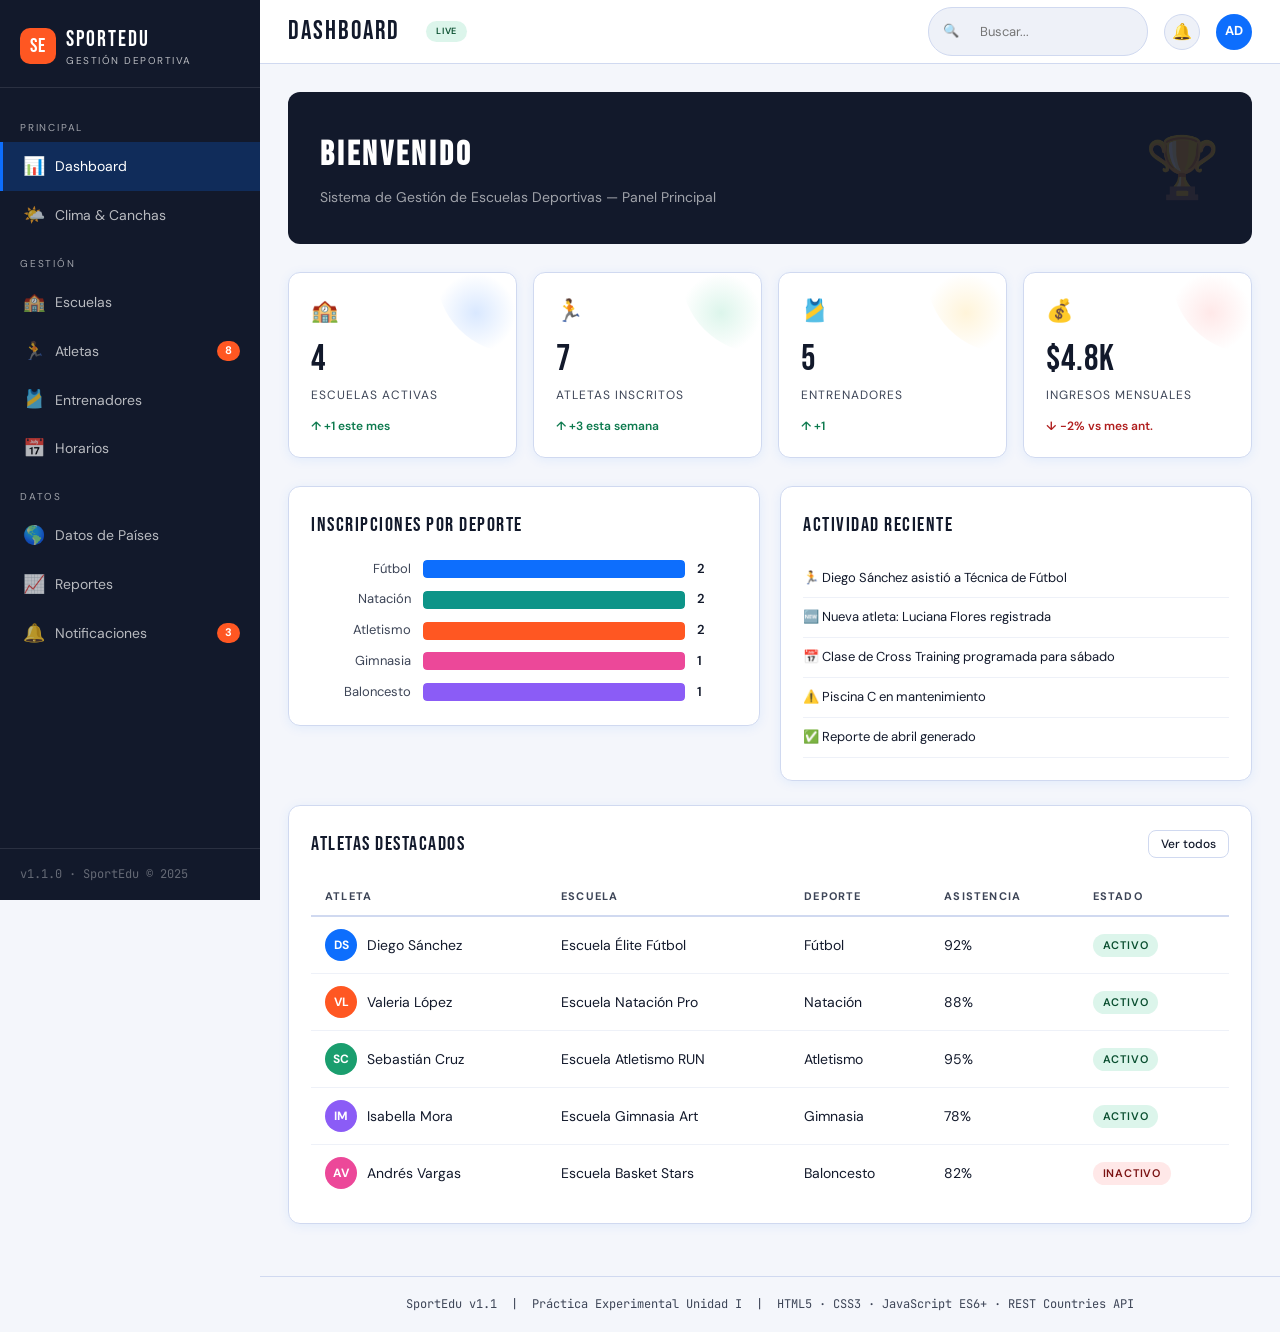
<file: index.html>
<!DOCTYPE html>
<html lang="es">
<head>
  <meta charset="UTF-8" />
  <meta name="viewport" content="width=device-width, initial-scale=1.0" />
  <title>SportEdu – Gestión de Escuelas Deportivas</title>
  <link rel="preconnect" href="https://fonts.googleapis.com" />
  <link href="https://fonts.googleapis.com/css2?family=Bebas+Neue&family=DM+Sans:ital,wght@0,300;0,400;0,500;0,700;1,400&family=JetBrains+Mono:wght@400;600&display=swap" rel="stylesheet" />
  <link rel="stylesheet" href="css/styles.css" />
</head>
<body>

<!-- ==================== SIDEBAR ==================== -->
<aside id="sidebar">
  <div class="sidebar-logo">
    <div class="logo-icon">SE</div>
    <div>
      <div class="logo-text">SportEdu</div>
      <div class="logo-sub">Gestión Deportiva</div>
    </div>
  </div>
  <nav>
    <div class="nav-section">Principal</div>
    <div class="nav-item active" onclick="navigate('dashboard')">
      <span class="ni">📊</span> Dashboard
    </div>
    <div class="nav-item" onclick="navigate('clima')">
      <span class="ni">🌤️</span> Clima & Canchas
    </div>

    <div class="nav-section">Gestión</div>
    <div class="nav-item" onclick="navigate('escuelas')">
      <span class="ni">🏫</span> Escuelas
    </div>
    <div class="nav-item" onclick="navigate('atletas')">
      <span class="ni">🏃</span> Atletas <span class="nav-badge" id="badge-atletas">24</span>
    </div>
    <div class="nav-item" onclick="navigate('entrenadores')">
      <span class="ni">🎽</span> Entrenadores
    </div>
    <div class="nav-item" onclick="navigate('horarios')">
      <span class="ni">📅</span> Horarios
    </div>

    <div class="nav-section">Datos</div>
    <div class="nav-item" onclick="navigate('paises')">
      <span class="ni">🌎</span> Datos de Países
    </div>
    <div class="nav-item" onclick="navigate('reportes')">
      <span class="ni">📈</span> Reportes
    </div>
    <div class="nav-item" onclick="navigate('notificaciones')">
      <span class="ni">🔔</span> Notificaciones <span class="nav-badge">3</span>
    </div>
  </nav>
  <div class="sidebar-footer">v1.1.0 · SportEdu © 2025</div>
</aside>

<!-- ==================== MAIN ==================== -->
<div id="main">
  <header>
    <button class="header-btn hamburger" onclick="toggleSidebar()" title="Menú">☰</button>
    <span class="page-title" id="header-title">DASHBOARD</span>
    <span class="badge badge-success" style="margin-left: 10px; font-size: 9px; vertical-align: middle;">LIVE</span>
    <div class="header-spacer"></div>
    <div class="search-box">
      <span>🔍</span>
      <input type="text" placeholder="Buscar..." id="global-search" onkeyup="globalSearch(this.value)" />
    </div>
    <button class="header-btn" onclick="navigate('notificaciones')" title="Notificaciones">🔔</button>
    <div class="avatar" title="Admin">AD</div>
  </header>

  <main id="content">

    <!-- ===================== DASHBOARD ===================== -->
    <section id="sec-dashboard" class="section active">
      <div class="page-hero">
        <div>
          <h1>BIENVENIDO</h1>
          <p>Sistema de Gestión de Escuelas Deportivas — Panel Principal</p>
        </div>
        <div class="hero-icon">🏆</div>
      </div>

      <div class="kpi-grid">
        <div class="kpi-card" style="--kpi-color:#d9e8ff">
          <div class="kpi-icon">🏫</div>
          <div class="kpi-val" id="kpi-escuelas">5</div>
          <div class="kpi-lbl">Escuelas Activas</div>
          <div class="kpi-trend up">↑ +1 este mes</div>
        </div>
        <div class="kpi-card" style="--kpi-color:#dcf5eb">
          <div class="kpi-icon">🏃</div>
          <div class="kpi-val" id="kpi-atletas">24</div>
          <div class="kpi-lbl">Atletas Inscritos</div>
          <div class="kpi-trend up">↑ +3 esta semana</div>
        </div>
        <div class="kpi-card" style="--kpi-color:#fff4d9">
          <div class="kpi-icon">🎽</div>
          <div class="kpi-val" id="kpi-entrenadores">8</div>
          <div class="kpi-lbl">Entrenadores</div>
          <div class="kpi-trend up">↑ +1</div>
        </div>
        <div class="kpi-card" style="--kpi-color:#ffe8e8">
          <div class="kpi-icon">💰</div>
          <div class="kpi-val">$4.8k</div>
          <div class="kpi-lbl">Ingresos Mensuales</div>
          <div class="kpi-trend down">↓ -2% vs mes ant.</div>
        </div>
      </div>

      <div class="two-col">
        <div class="card">
          <div class="card-header">
            <div class="card-title">INSCRIPCIONES POR DEPORTE</div>
          </div>
          <div class="bar-chart" id="bar-chart-sports"></div>
        </div>
        <div class="card">
          <div class="card-header">
            <div class="card-title">ACTIVIDAD RECIENTE</div>
          </div>
          <div id="actividad-list"></div>
        </div>
      </div>

      <div class="card">
        <div class="card-header">
          <div class="card-title">ATLETAS DESTACADOS</div>
          <button class="btn btn-outline btn-sm" onclick="navigate('atletas')">Ver todos</button>
        </div>
        <table>
          <thead><tr><th>Atleta</th><th>Escuela</th><th>Deporte</th><th>Asistencia</th><th>Estado</th></tr></thead>
          <tbody id="dash-atletas-table"></tbody>
        </table>
      </div>
    </section>

    <!-- ===================== CLIMA ===================== -->
    <section id="sec-clima" class="section">
      <div class="page-hero">
        <div><h1>CLIMA & CANCHAS</h1><p>Condiciones climáticas para la práctica deportiva</p></div>
        <div class="hero-icon">🌤️</div>
      </div>
      <div class="two-col">
        <div>
          <div class="weather-card" id="weather-card">
            <div class="loading"><div class="spinner"></div>Cargando clima...</div>
          </div>
          <div class="card" style="margin-top:20px">
            <div class="card-header"><div class="card-title">ESTADO DE CANCHAS</div></div>
            <table>
              <thead><tr><th>Cancha</th><th>Deporte</th><th>Capacidad</th><th>Estado</th></tr></thead>
              <tbody>
                <tr><td>Cancha A1</td><td>Fútbol</td><td>22</td><td><span class="badge badge-success">Disponible</span></td></tr>
                <tr><td>Cancha B2</td><td>Baloncesto</td><td>10</td><td><span class="badge badge-success">Disponible</span></td></tr>
                <tr><td>Piscina C</td><td>Natación</td><td>16</td><td><span class="badge badge-warning">Mantenimiento</span></td></tr>
                <tr><td>Pista D</td><td>Atletismo</td><td>30</td><td><span class="badge badge-success">Disponible</span></td></tr>
                <tr><td>Gimnasio E</td><td>Gimnasia</td><td>20</td><td><span class="badge badge-danger">Ocupada</span></td></tr>
              </tbody>
            </table>
          </div>
        </div>
        <div class="card">
          <div class="card-header"><div class="card-title">CONDICIÓN PARA ENTRENAMIENTO</div></div>
          <p class="text-muted" style="margin-bottom:16px">Basado en las condiciones actuales del clima:</p>
          <div id="condicion-list"></div>
        </div>
      </div>
    </section>

    <!-- ===================== ESCUELAS ===================== -->
    <section id="sec-escuelas" class="section">
      <div class="page-hero">
        <div><h1>ESCUELAS DEPORTIVAS</h1><p>Gestión de centros de entrenamiento</p></div>
        <div class="hero-icon">🏫</div>
      </div>
      <div class="card">
        <div class="card-header">
          <div class="card-title">LISTA DE ESCUELAS</div>
          <button class="btn btn-primary" onclick="openModal('modal-escuela')">+ Nueva Escuela</button>
        </div>
        <table>
          <thead><tr><th>Nombre</th><th>Deporte</th><th>Director</th><th>Atletas</th><th>Capacidad</th><th>Estado</th><th>Acciones</th></tr></thead>
          <tbody id="escuelas-table"></tbody>
        </table>
      </div>
    </section>

    <!-- ===================== ATLETAS ===================== -->
    <section id="sec-atletas" class="section">
      <div class="page-hero">
        <div><h1>ATLETAS</h1><p>Registro y seguimiento de deportistas</p></div>
        <div class="hero-icon">🏃</div>
      </div>
      <div class="card">
        <div class="card-header">
          <div class="card-title">REGISTRO DE ATLETAS</div>
          <div style="display:flex;gap:10px">
            <select id="filtro-deporte" onchange="filtrarAtletas()">
              <option value="">Todos los deportes</option>
              <option value="Fútbol">Fútbol</option>
              <option value="Natación">Natación</option>
              <option value="Atletismo">Atletismo</option>
              <option value="Baloncesto">Baloncesto</option>
              <option value="Gimnasia">Gimnasia</option>
            </select>
            <button class="btn btn-primary" onclick="openModal('modal-atleta')">+ Nuevo Atleta</button>
          </div>
        </div>
        <table>
          <thead><tr><th>Atleta</th><th>Edad</th><th>Deporte</th><th>Escuela</th><th>Asistencia</th><th>Estado</th><th>Acciones</th></tr></thead>
          <tbody id="atletas-table"></tbody>
        </table>
      </div>
    </section>

    <!-- ===================== ENTRENADORES ===================== -->
    <section id="sec-entrenadores" class="section">
      <div class="page-hero">
        <div><h1>ENTRENADORES</h1><p>Equipo de profesores y técnicos</p></div>
        <div class="hero-icon">🎽</div>
      </div>
      <div class="card">
        <div class="card-header">
          <div class="card-title">EQUIPO TÉCNICO</div>
          <button class="btn btn-primary" onclick="openModal('modal-entrenador')">+ Nuevo Entrenador</button>
        </div>
        <table>
          <thead><tr><th>Entrenador</th><th>Especialidad</th><th>Escuela</th><th>Certificación</th><th>Atletas</th><th>Estado</th><th>Acciones</th></tr></thead>
          <tbody id="entrenadores-table"></tbody>
        </table>
      </div>
    </section>

    <!-- ===================== HORARIOS ===================== -->
    <section id="sec-horarios" class="section">
      <div class="page-hero">
        <div><h1>HORARIOS</h1><p>Planificación semanal de entrenamientos</p></div>
        <div class="hero-icon">📅</div>
      </div>
      <div class="card">
        <div class="card-header">
          <div class="card-title">SEMANA ACTUAL</div>
          <button class="btn btn-primary" onclick="openModal('modal-horario')">+ Nueva Clase</button>
        </div>
        <div class="schedule-grid" id="schedule-grid"></div>
      </div>
    </section>

    <!-- ===================== PAÍSES (API REST COUNTRIES) ===================== -->
    <section id="sec-paises" class="section">
      <div class="page-hero">
        <div><h1>DATOS DE PAÍSES</h1><p>Información de países vía REST Countries API pública</p></div>
        <div class="hero-icon">🌎</div>
      </div>
      <div class="card">
        <div class="card-header">
          <div class="card-title">BÚSQUEDA DE PAÍSES</div>
          <div style="display:flex;gap:10px;align-items:center">
            <input type="text" id="pais-search" placeholder="Buscar país..." style="width:220px" onkeyup="buscarPais(this.value)" />
            <span class="text-muted" id="pais-count"></span>
          </div>
        </div>
        <div class="loading" id="paises-loading"><div class="spinner"></div>Conectando con REST Countries API...</div>
        <div class="api-grid" id="paises-grid" style="display:none"></div>
      </div>
      <div class="card">
        <div class="card-title" style="margin-bottom:14px">ℹ️ FUENTE DE LA API</div>
        <div style="font-size:13px;color:var(--muted);font-family:var(--font-mono)">
          Endpoint: <strong>https://restcountries.com/v3.1/all</strong><br>
          Datos obtenidos en tiempo real • Consumo ES6+ fetch() con async/await
        </div>
      </div>
    </section>

    <!-- ===================== REPORTES ===================== -->
    <section id="sec-reportes" class="section">
      <div class="page-hero">
        <div><h1>REPORTES</h1><p>Estadísticas y análisis de rendimiento</p></div>
        <div class="hero-icon">📈</div>
      </div>
      <div class="two-col">
        <div class="card">
          <div class="card-header"><div class="card-title">INSCRIPCIONES MENSUALES</div></div>
          <div class="bar-chart" id="rep-mensual"></div>
        </div>
        <div class="card">
          <div class="card-header"><div class="card-title">ASISTENCIA PROMEDIO</div></div>
          <div class="bar-chart" id="rep-asistencia"></div>
        </div>
      </div>
      <div class="card">
        <div class="card-header"><div class="card-title">RESUMEN FINANCIERO</div></div>
        <div class="kpi-grid">
          <div class="kpi-card" style="--kpi-color:#dcf5eb"><div class="kpi-icon">💵</div><div class="kpi-val">$4,820</div><div class="kpi-lbl">Ingresos Mayo</div><div class="kpi-trend up">↑ +8%</div></div>
          <div class="kpi-card" style="--kpi-color:#ffe8e8"><div class="kpi-icon">💸</div><div class="kpi-val">$2,150</div><div class="kpi-lbl">Gastos Mayo</div><div class="kpi-trend down">↓ -3%</div></div>
          <div class="kpi-card" style="--kpi-color:#d9e8ff"><div class="kpi-icon">📊</div><div class="kpi-val">$2,670</div><div class="kpi-lbl">Utilidad Neta</div><div class="kpi-trend up">↑ +15%</div></div>
          <div class="kpi-card" style="--kpi-color:#fff4d9"><div class="kpi-icon">🎯</div><div class="kpi-val">92%</div><div class="kpi-lbl">Meta Alcanzada</div><div class="kpi-trend up">↑ +7%</div></div>
        </div>
      </div>
    </section>

    <!-- ===================== NOTIFICACIONES ===================== -->
    <section id="sec-notificaciones" class="section">
      <div class="page-hero">
        <div><h1>NOTIFICACIONES</h1><p>Alertas y avisos del sistema</p></div>
        <div class="hero-icon">🔔</div>
      </div>
      <div class="card">
        <div class="card-header"><div class="card-title">NOTIFICACIONES RECIENTES</div><button class="btn btn-outline btn-sm" onclick="marcarLeidas()">Marcar todas leídas</button></div>
        <div class="notif-list" id="notif-list"></div>
      </div>
    </section>

  </main><!-- /content -->

  <footer>SportEdu v1.1 &nbsp;|&nbsp; Práctica Experimental Unidad I &nbsp;|&nbsp; HTML5 · CSS3 · JavaScript ES6+ · REST Countries API</footer>
</div><!-- /main -->

<!-- ==================== MODALES ==================== -->

<!-- Modal Escuela -->
<div class="modal-overlay" id="modal-escuela">
  <div class="modal">
    <div class="modal-header">
      <div class="modal-title">NUEVA ESCUELA</div>
      <span class="modal-close" onclick="closeModal('modal-escuela')">✕</span>
    </div>
    <div class="form-grid">
      <div class="form-group"><label>Nombre de la Escuela</label><input type="text" id="esc-nombre" placeholder="Ej: Escuela de Fútbol Élite" /></div>
      <div class="form-group"><label>Deporte Principal</label>
        <select id="esc-deporte"><option>Fútbol</option><option>Natación</option><option>Atletismo</option><option>Baloncesto</option><option>Gimnasia</option></select>
      </div>
      <div class="form-group"><label>Director</label><input type="text" id="esc-director" placeholder="Nombre del director" /></div>
      <div class="form-group"><label>Capacidad Máxima</label><input type="number" id="esc-capacidad" placeholder="30" /></div>
      <div class="form-group full"><label>Descripción</label><textarea id="esc-desc" placeholder="Descripción de la escuela..."></textarea></div>
    </div>
    <div class="modal-footer">
      <button class="btn btn-outline" onclick="closeModal('modal-escuela')">Cancelar</button>
      <button class="btn btn-primary" onclick="guardarEscuela()">Guardar Escuela</button>
    </div>
  </div>
</div>

<!-- Modal Atleta -->
<div class="modal-overlay" id="modal-atleta">
  <div class="modal">
    <div class="modal-header">
      <div class="modal-title">NUEVO ATLETA</div>
      <span class="modal-close" onclick="closeModal('modal-atleta')">✕</span>
    </div>
    <div class="form-grid">
      <div class="form-group"><label>Nombres</label><input type="text" id="atl-nombre" placeholder="Nombres" /></div>
      <div class="form-group"><label>Apellidos</label><input type="text" id="atl-apellido" placeholder="Apellidos" /></div>
      <div class="form-group"><label>Fecha de Nacimiento</label><input type="date" id="atl-fecha" /></div>
      <div class="form-group"><label>Deporte</label>
        <select id="atl-deporte"><option>Fútbol</option><option>Natación</option><option>Atletismo</option><option>Baloncesto</option><option>Gimnasia</option></select>
      </div>
      <div class="form-group"><label>Escuela</label>
        <select id="atl-escuela"></select>
      </div>
      <div class="form-group"><label>Nivel</label>
        <select id="atl-nivel"><option>Principiante</option><option>Intermedio</option><option>Avanzado</option><option>Élite</option></select>
      </div>
      <div class="form-group"><label>Email (Tutor)</label><input type="email" id="atl-email" placeholder="email@ejemplo.com" /></div>
      <div class="form-group"><label>Teléfono</label><input type="tel" id="atl-tel" placeholder="0999-999-999" /></div>
    </div>
    <div class="modal-footer">
      <button class="btn btn-outline" onclick="closeModal('modal-atleta')">Cancelar</button>
      <button class="btn btn-primary" onclick="guardarAtleta()">Registrar Atleta</button>
    </div>
  </div>
</div>

<!-- Modal Entrenador -->
<div class="modal-overlay" id="modal-entrenador">
  <div class="modal">
    <div class="modal-header">
      <div class="modal-title">NUEVO ENTRENADOR</div>
      <span class="modal-close" onclick="closeModal('modal-entrenador')">✕</span>
    </div>
    <div class="form-grid">
      <div class="form-group"><label>Nombre Completo</label><input type="text" id="ent-nombre" placeholder="Nombre completo" /></div>
      <div class="form-group"><label>Especialidad</label>
        <select id="ent-esp"><option>Fútbol</option><option>Natación</option><option>Atletismo</option><option>Baloncesto</option><option>Gimnasia</option></select>
      </div>
      <div class="form-group"><label>Escuela Asignada</label><select id="ent-escuela"></select></div>
      <div class="form-group"><label>Certificación</label>
        <select id="ent-cert"><option>Nivel A</option><option>Nivel B</option><option>Nivel C</option><option>FIFA Pro</option><option>FINA</option></select>
      </div>
      <div class="form-group"><label>Email</label><input type="email" id="ent-email" placeholder="email@ejemplo.com" /></div>
      <div class="form-group"><label>Salario Mensual ($)</label><input type="number" id="ent-salario" placeholder="800" /></div>
    </div>
    <div class="modal-footer">
      <button class="btn btn-outline" onclick="closeModal('modal-entrenador')">Cancelar</button>
      <button class="btn btn-primary" onclick="guardarEntrenador()">Registrar Entrenador</button>
    </div>
  </div>
</div>

<!-- Modal Horario -->
<div class="modal-overlay" id="modal-horario">
  <div class="modal">
    <div class="modal-header">
      <div class="modal-title">NUEVA CLASE</div>
      <span class="modal-close" onclick="closeModal('modal-horario')">✕</span>
    </div>
    <div class="form-grid">
      <div class="form-group"><label>Nombre de la Clase</label><input type="text" id="hor-nombre" placeholder="Ej: Técnica de Natación" /></div>
      <div class="form-group"><label>Deporte</label>
        <select id="hor-deporte"><option>Fútbol</option><option>Natación</option><option>Atletismo</option><option>Baloncesto</option><option>Gimnasia</option></select>
      </div>
      <div class="form-group"><label>Día</label>
        <select id="hor-dia"><option>Lun</option><option>Mar</option><option>Mié</option><option>Jue</option><option>Vie</option><option>Sáb</option><option>Dom</option></select>
      </div>
      <div class="form-group"><label>Hora</label><input type="time" id="hor-hora" value="08:00" /></div>
      <div class="form-group"><label>Entrenador</label><select id="hor-entrenador"></select></div>
      <div class="form-group"><label>Cancha / Lugar</label><input type="text" id="hor-lugar" placeholder="Ej: Cancha A1" /></div>
    </div>
    <div class="modal-footer">
      <button class="btn btn-outline" onclick="closeModal('modal-horario')">Cancelar</button>
      <button class="btn btn-primary" onclick="guardarHorario()">Guardar Clase</button>
    </div>
  </div>
</div>

<!-- Toast Container -->
<div id="toast-container"></div>
<!-- ==================== JAVASCRIPT ES6+ ==================== -->
<script src="js/script.js"></script>
</body>
</html>
</file>
<file: css/styles.css>
/* ===== DESIGN TOKENS ===== */
    :root {
      --brand:       #0d6efd;
      --brand-dark:  #0a4fa8;
      --brand-light: #d9e8ff;
      --accent:      #ff5722;
      --accent-d:    #bf3a0d;
      --success:     #1a9e6e;
      --warning:     #e09300;
      --danger:      #d32f2f;
      --bg:          #f4f6fb;
      --surface:     #ffffff;
      --surface2:    #eef1f8;
      --border:      #d0d9f0;
      --text:        #12192b;
      --muted:       #5a6478;
      --radius:      12px;
      --radius-sm:   8px;
      --shadow:      0 2px 12px rgba(13,110,253,.08);
      --shadow-md:   0 4px 24px rgba(13,110,253,.14);
      --font:        'DM Sans', sans-serif;
      --font-display:'Bebas Neue', sans-serif;
      --font-mono:   'JetBrains Mono', monospace;
      --nav-w:       260px;
      --header-h:    64px;
    }
    *, *::before, *::after { box-sizing: border-box; margin: 0; padding: 0; }

    body {
      font-family: var(--font);
      background: var(--bg);
      color: var(--text);
      display: flex;
      min-height: 100vh;
      font-size: 15px;
      line-height: 1.6;
    }

    /* ===== SIDEBAR ===== */
    #sidebar {
      width: var(--nav-w);
      background: var(--text);
      color: #fff;
      display: flex;
      flex-direction: column;
      position: fixed;
      top: 0; left: 0; bottom: 0;
      z-index: 100;
      transition: transform .28s ease;
    }
    .sidebar-logo {
      display: flex; align-items: center; gap: 10px;
      padding: 22px 20px 18px;
      border-bottom: 1px solid rgba(255,255,255,.1);
    }
    .logo-icon {
      width: 36px; height: 36px; border-radius: 10px;
      background: var(--accent);
      display: flex; align-items: center; justify-content: center;
      font-family: var(--font-display);
      font-size: 20px; color: #fff; letter-spacing: 1px;
    }
    .logo-text { font-family: var(--font-display); font-size: 22px; letter-spacing: 2px; color: #fff; }
    .logo-sub  { font-size: 10px; color: rgba(255,255,255,.45); letter-spacing: 1.5px; text-transform: uppercase; margin-top: -4px; }

    nav { flex: 1; overflow-y: auto; padding: 16px 0; }
    .nav-section { font-size: 10px; text-transform: uppercase; letter-spacing: 1.8px; color: rgba(255,255,255,.3); padding: 16px 20px 6px; }
    .nav-item {
      display: flex; align-items: center; gap: 10px;
      padding: 10px 20px; cursor: pointer; border-radius: 0;
      color: rgba(255,255,255,.7);
      font-size: 14px; font-weight: 400;
      transition: all .18s;
      border-left: 3px solid transparent;
    }
    .nav-item:hover { background: rgba(255,255,255,.07); color: #fff; }
    .nav-item.active { background: rgba(13,110,253,.22); color: #fff; border-left-color: var(--brand); }
    .nav-item .ni { font-size: 18px; }
    .nav-badge {
      margin-left: auto; background: var(--accent);
      border-radius: 20px; padding: 1px 8px;
      font-size: 11px; color: #fff; font-weight: 700;
    }
    .sidebar-footer {
      padding: 16px 20px;
      border-top: 1px solid rgba(255,255,255,.1);
      font-size: 12px; color: rgba(255,255,255,.35);
      font-family: var(--font-mono);
    }

    /* ===== MAIN LAYOUT ===== */
    #main { margin-left: var(--nav-w); flex: 1; display: flex; flex-direction: column; min-height: 100vh; }

    /* ===== TOPBAR ===== */
    header {
      height: var(--header-h);
      background: var(--surface);
      border-bottom: 1px solid var(--border);
      display: flex; align-items: center; gap: 16px;
      padding: 0 28px;
      position: sticky; top: 0; z-index: 50;
    }
    .page-title { font-family: var(--font-display); font-size: 26px; letter-spacing: 2px; color: var(--text); }
    .header-spacer { flex: 1; }
    .search-box {
      display: flex; align-items: center; gap: 8px;
      background: var(--surface2); border: 1px solid var(--border);
      border-radius: 24px; padding: 6px 14px; width: 220px;
      font-size: 13px; color: var(--muted);
    }
    .search-box input {
      border: none; background: transparent; outline: none;
      font-family: var(--font); font-size: 13px; color: var(--text); width: 100%;
    }
    .header-btn {
      width: 36px; height: 36px; border-radius: 50%;
      background: var(--surface2); border: 1px solid var(--border);
      display: flex; align-items: center; justify-content: center;
      cursor: pointer; font-size: 16px; color: var(--muted);
      transition: all .18s;
    }
    .header-btn:hover { background: var(--brand-light); color: var(--brand); border-color: var(--brand); }
    .avatar {
      width: 36px; height: 36px; border-radius: 50%;
      background: var(--brand); color: #fff;
      display: flex; align-items: center; justify-content: center;
      font-size: 13px; font-weight: 700; cursor: pointer;
    }

    /* ===== CONTENT ===== */
    #content { flex: 1; padding: 28px; }

    .section { display: none; }
    .section.active { display: block; }

    /* ===== KPI CARDS ===== */
    .kpi-grid { display: grid; grid-template-columns: repeat(auto-fit, minmax(180px,1fr)); gap: 16px; margin-bottom: 28px; }
    .kpi-card {
      background: var(--surface); border: 1px solid var(--border);
      border-radius: var(--radius); padding: 20px 22px;
      box-shadow: var(--shadow); position: relative; overflow: hidden;
    }
    .kpi-card::after {
      content: ''; position: absolute; top: 0; right: 0;
      width: 80px; height: 80px;
      background: radial-gradient(circle, var(--kpi-color, var(--brand-light)) 0%, transparent 70%);
      border-radius: 0 0 0 80px;
    }
    .kpi-icon { font-size: 22px; margin-bottom: 10px; color: var(--kpi-color, var(--brand)); }
    .kpi-val { font-family: var(--font-display); font-size: 36px; letter-spacing: 1px; line-height: 1; }
    .kpi-lbl { font-size: 12px; color: var(--muted); margin-top: 4px; text-transform: uppercase; letter-spacing: 1px; }
    .kpi-trend { font-size: 12px; font-weight: 600; margin-top: 8px; }
    .kpi-trend.up { color: var(--success); }
    .kpi-trend.down { color: var(--danger); }

    /* ===== TABLES ===== */
    .card {
      background: var(--surface); border: 1px solid var(--border);
      border-radius: var(--radius); padding: 22px;
      box-shadow: var(--shadow); margin-bottom: 24px;
    }
    .card-header {
      display: flex; align-items: center; justify-content: space-between;
      margin-bottom: 18px;
    }
    .card-title { font-family: var(--font-display); font-size: 20px; letter-spacing: 1.5px; }
    .btn {
      display: inline-flex; align-items: center; gap: 6px;
      padding: 8px 18px; border-radius: var(--radius-sm);
      font-family: var(--font); font-size: 13px; font-weight: 500;
      cursor: pointer; border: none; transition: all .18s;
    }
    .btn-primary { background: var(--brand); color: #fff; }
    .btn-primary:hover { background: var(--brand-dark); }
    .btn-outline { background: transparent; border: 1px solid var(--border); color: var(--text); }
    .btn-outline:hover { background: var(--surface2); }
    .btn-danger { background: var(--danger); color: #fff; }
    .btn-sm { padding: 5px 12px; font-size: 12px; }

    table { width: 100%; border-collapse: collapse; }
    th {
      text-align: left; padding: 10px 14px;
      font-size: 11px; text-transform: uppercase; letter-spacing: 1.2px;
      color: var(--muted); border-bottom: 2px solid var(--border);
    }
    td { padding: 12px 14px; border-bottom: 1px solid var(--surface2); font-size: 14px; vertical-align: middle; }
    tr:last-child td { border-bottom: none; }
    tr:hover td { background: var(--surface2); }

    .badge {
      display: inline-block; padding: 3px 10px;
      border-radius: 20px; font-size: 11px; font-weight: 600;
      text-transform: uppercase; letter-spacing: .8px;
    }
    .badge-success { background: #dcf5eb; color: #0f6e41; }
    .badge-warning { background: #fff4d9; color: #a36200; }
    .badge-danger  { background: #ffe8e8; color: #9c1e1e; }
    .badge-info    { background: #dbeafe; color: #1e40af; }
    .badge-purple  { background: #ede9fe; color: #5b21b6; }

    .actions { display: flex; gap: 6px; }

    /* ===== FORM ===== */
    .form-grid { display: grid; grid-template-columns: 1fr 1fr; gap: 16px; }
    .form-group { display: flex; flex-direction: column; gap: 6px; }
    .form-group.full { grid-column: 1/-1; }
    label { font-size: 13px; font-weight: 500; color: var(--muted); }
    input, select, textarea {
      padding: 9px 13px; border: 1px solid var(--border);
      border-radius: var(--radius-sm); font-family: var(--font); font-size: 14px;
      outline: none; background: var(--surface); color: var(--text);
      transition: border-color .18s;
    }
    input:focus, select:focus, textarea:focus { border-color: var(--brand); }
    textarea { resize: vertical; min-height: 80px; }

    /* ===== MODAL ===== */
    .modal-overlay {
      display: none; position: fixed; inset: 0;
      background: rgba(12,25,48,.55); z-index: 999;
      align-items: center; justify-content: center;
    }
    .modal-overlay.open { display: flex; }
    .modal {
      background: var(--surface); border-radius: var(--radius);
      padding: 30px; width: min(560px, 96vw); max-height: 90vh;
      overflow-y: auto; box-shadow: var(--shadow-md);
      animation: slideUp .25s ease;
    }
    @keyframes slideUp { from { opacity:0; transform: translateY(24px); } to { opacity:1; transform: none; } }
    .modal-header { display: flex; align-items: center; justify-content: space-between; margin-bottom: 22px; }
    .modal-title { font-family: var(--font-display); font-size: 22px; letter-spacing: 1.5px; }
    .modal-close { font-size: 22px; cursor: pointer; color: var(--muted); line-height: 1; }
    .modal-footer { display: flex; gap: 10px; justify-content: flex-end; margin-top: 22px; }

    /* ===== WEATHER WIDGET ===== */
    .weather-card {
      background: linear-gradient(135deg, #1565c0 0%, #0d47a1 100%);
      color: #fff; border-radius: var(--radius); padding: 22px;
      box-shadow: var(--shadow-md);
    }
    .weather-main { display: flex; align-items: center; gap: 16px; margin-bottom: 12px; }
    .weather-temp { font-family: var(--font-display); font-size: 56px; line-height: 1; }
    .weather-icon { font-size: 48px; }
    .weather-desc { font-size: 16px; opacity: .85; }
    .weather-meta { font-size: 13px; opacity: .7; margin-top: 4px; }
    .weather-details { display: grid; grid-template-columns: repeat(3,1fr); gap: 10px; margin-top: 16px; padding-top: 16px; border-top: 1px solid rgba(255,255,255,.2); }
    .w-detail { text-align: center; }
    .w-detail-val { font-size: 18px; font-weight: 700; }
    .w-detail-lbl { font-size: 11px; opacity: .65; text-transform: uppercase; letter-spacing: .8px; }

    /* ===== SCHEDULE ===== */
    .schedule-grid { display: grid; grid-template-columns: repeat(7,1fr); gap: 8px; }
    .day-col { background: var(--surface2); border-radius: var(--radius-sm); overflow: hidden; }
    .day-header { background: var(--brand); color: #fff; text-align: center; padding: 8px 4px; font-size: 12px; font-weight: 600; }
    .day-body { padding: 6px; }
    .sched-item {
      background: var(--surface); border-left: 3px solid var(--item-color, var(--brand));
      border-radius: 4px; padding: 6px 8px; margin-bottom: 6px; font-size: 11px;
    }
    .sched-item strong { display: block; font-size: 12px; }

    /* ===== STAT CHART (pure CSS) ===== */
    .bar-chart { display: flex; flex-direction: column; gap: 10px; }
    .bar-row { display: flex; align-items: center; gap: 12px; }
    .bar-label { width: 100px; font-size: 13px; color: var(--muted); text-align: right; flex-shrink: 0; }
    .bar-track { flex: 1; background: var(--surface2); border-radius: 4px; height: 18px; overflow: hidden; }
    .bar-fill { height: 100%; background: var(--brand); border-radius: 4px; transition: width .6s ease; }
    .bar-val { width: 40px; font-size: 13px; font-weight: 600; color: var(--text); }

    /* ===== API SECTION ===== */
    .api-grid { display: grid; grid-template-columns: 1fr 1fr; gap: 20px; }
    .fact-card {
      background: var(--surface); border: 1px solid var(--border);
      border-radius: var(--radius); padding: 20px; box-shadow: var(--shadow);
      display: flex; flex-direction: column; gap: 10px;
    }
    .fact-sport { font-family: var(--font-display); font-size: 18px; letter-spacing: 1px; color: var(--brand); }
    .fact-text { font-size: 14px; line-height: 1.6; color: var(--text); }
    .fact-source { font-size: 11px; color: var(--muted); font-family: var(--font-mono); }
    .loading { text-align: center; padding: 40px; color: var(--muted); font-size: 14px; }
    .spinner {
      width: 32px; height: 32px; border: 3px solid var(--border);
      border-top-color: var(--brand); border-radius: 50%;
      animation: spin .8s linear infinite; margin: 0 auto 12px;
    }
    @keyframes spin { to { transform: rotate(360deg); } }

    /* ===== TOAST ===== */
    #toast-container { position: fixed; bottom: 24px; right: 24px; z-index: 9999; display: flex; flex-direction: column; gap: 10px; }
    .toast {
      background: var(--text); color: #fff; padding: 12px 18px;
      border-radius: var(--radius-sm); font-size: 14px; min-width: 220px;
      box-shadow: var(--shadow-md); animation: toastIn .25s ease;
      display: flex; align-items: center; gap: 10px;
    }
    @keyframes toastIn { from { opacity:0; transform: translateY(10px); } to { opacity:1; transform: none; } }
    .toast.success { border-left: 4px solid var(--success); }
    .toast.error   { border-left: 4px solid var(--danger); }

    /* ===== RESPONSIVE ===== */
    @media (max-width: 900px) {
      #sidebar { transform: translateX(-100%); }
      #sidebar.open { transform: none; }
      #main { margin-left: 0; }
      .form-grid { grid-template-columns: 1fr; }
      .api-grid { grid-template-columns: 1fr; }
      .schedule-grid { grid-template-columns: repeat(3,1fr); }
      .kpi-grid { grid-template-columns: repeat(2,1fr); }
    }

    .hamburger { display: none; }
    @media (max-width: 900px) {
      .hamburger { display: flex; }
    }

    /* ===== ATHLETE AVATAR ===== */
    .ath-avatar {
      width: 32px; height: 32px; border-radius: 50%;
      display: inline-flex; align-items: center; justify-content: center;
      font-size: 12px; font-weight: 700; color: #fff;
      flex-shrink: 0;
    }
    .cell-athlete { display: flex; align-items: center; gap: 10px; }

    /* ===== PAGE HERO ===== */
    .page-hero {
      background: var(--text); color: #fff;
      border-radius: var(--radius); padding: 28px 32px;
      margin-bottom: 28px; display: flex; align-items: center; justify-content: space-between;
    }
    .page-hero h1 { font-family: var(--font-display); font-size: 34px; letter-spacing: 3px; }
    .page-hero p { font-size: 14px; color: rgba(255,255,255,.6); margin-top: 4px; }
    .hero-icon { font-size: 60px; opacity: .15; }

    /* ===== PROGRESS BAR ===== */
    .progress { background: var(--surface2); border-radius: 4px; height: 6px; overflow: hidden; }
    .progress-fill { height: 100%; border-radius: 4px; background: var(--brand); }

    /* ===== TABS ===== */
    .tabs { display: flex; gap: 4px; border-bottom: 2px solid var(--border); margin-bottom: 20px; }
    .tab {
      padding: 9px 18px; cursor: pointer; font-size: 14px; font-weight: 500;
      color: var(--muted); border-bottom: 2px solid transparent; margin-bottom: -2px;
      transition: all .18s;
    }
    .tab.active { color: var(--brand); border-bottom-color: var(--brand); }
    .tab-panel { display: none; }
    .tab-panel.active { display: block; }

    /* extra tweaks */
    .two-col { display: grid; grid-template-columns: 1fr 1fr; gap: 20px; }
    @media(max-width:700px){ .two-col { grid-template-columns: 1fr; } }

    select { cursor: pointer; }
    .text-muted { color: var(--muted); font-size: 13px; }

    /* ===== NOTIFICATIONS ===== */
    .notif-list { display: flex; flex-direction: column; gap: 10px; }
    .notif-item {
      display: flex; gap: 14px; padding: 14px;
      background: var(--surface2); border-radius: var(--radius-sm);
      border-left: 3px solid var(--notif-color, var(--brand));
    }
    .notif-body { font-size: 14px; }
    .notif-time { font-size: 12px; color: var(--muted); margin-top: 3px; }

    /* ===== FOOTER ===== */
    footer {
      text-align: center; padding: 18px;
      font-size: 12px; color: var(--muted);
      border-top: 1px solid var(--border);
      font-family: var(--font-mono);
    }
    /* ===== GRID EXPLÍCITO - LAYOUT PRINCIPAL ===== */
.kpi-grid {
  display: grid;
  grid-template-columns: repeat(auto-fit, minmax(180px, 1fr));
  grid-template-rows: auto;
  gap: 16px;
  margin-bottom: 28px;
}

.two-col {
  display: grid;
  grid-template-columns: 1fr 1fr;
  gap: 20px;
  align-items: start;
}

.api-grid {
  display: grid;
  grid-template-columns: repeat(auto-fill, minmax(280px, 1fr));
  gap: 20px;
}

/* ===== FLEXBOX EN COMPONENTES ===== */
.kpi-card {
  display: flex;
  flex-direction: column;
  justify-content: space-between;
  gap: 4px;
}

.card-header {
  display: flex;
  align-items: center;
  justify-content: space-between;
  flex-wrap: wrap;
  gap: 10px;
}

.nav-item {
  display: flex;
  align-items: center;
  gap: 10px;
}

/* ===== ANIMACIONES @keyframes ===== */

/* Entrada de las KPI cards */
@keyframes fadeInUp {
  from {
    opacity: 0;
    transform: translateY(20px);
  }
  to {
    opacity: 1;
    transform: translateY(0);
  }
}

.kpi-card {
  animation: fadeInUp 0.4s ease both;
}
.kpi-card:nth-child(1) { animation-delay: 0.05s; }
.kpi-card:nth-child(2) { animation-delay: 0.1s; }
.kpi-card:nth-child(3) { animation-delay: 0.15s; }
.kpi-card:nth-child(4) { animation-delay: 0.2s; }

/* Entrada del hero */
@keyframes heroSlide {
  from {
    opacity: 0;
    transform: translateX(-16px);
  }
  to {
    opacity: 1;
    transform: translateX(0);
  }
}

.page-hero {
  animation: heroSlide 0.35s ease both;
}

/* Relleno de las barras del gráfico */
@keyframes barGrow {
  from { width: 0%; }
  to   { width: var(--bar-w, 100%); }
}

.bar-fill {
  animation: barGrow 0.8s cubic-bezier(0.22, 1, 0.36, 1) both;
  animation-delay: 0.2s;
}

/* Pulso en el badge LIVE del header */
@keyframes pulse {
  0%, 100% { opacity: 1; }
  50%       { opacity: 0.4; }
}

.badge-success {
  animation: pulse 2s ease-in-out infinite;
}
/* ===== HOVER EN KPI CARDS ===== */
.kpi-card {
  transition: transform 0.2s ease, box-shadow 0.2s ease;
  cursor: default;
}
.kpi-card:hover {
  transform: translateY(-6px);
  box-shadow: var(--shadow-md);
}

/* ===== HOVER EN CARDS GENERALES ===== */
.card {
  transition: box-shadow 0.2s ease;
}
.card:hover {
  box-shadow: var(--shadow-md);
}

/* ===== HOVER EN FILAS DE TABLA ===== */
tr {
  transition: background 0.15s ease;
}
tr:hover td {
  background: var(--brand-light);
}

/* ===== HOVER EN BOTONES MEJORADO ===== */
.btn {
  transition: transform 0.15s ease, box-shadow 0.15s ease, background 0.15s ease;
}
.btn:hover {
  transform: translateY(-2px);
  box-shadow: 0 4px 12px rgba(13,110,253,0.2);
}
.btn:active {
  transform: translateY(0px);
}

/* ===== HOVER EN NAV ITEMS ===== */
.nav-item {
  transition: all 0.18s ease;
}
.nav-item:hover {
  padding-left: 26px;
  border-left: 3px solid var(--accent);
}

/* ===== ANIMACIÓN AL CAMBIAR SECCIÓN ===== */
@keyframes sectionFade {
  from {
    opacity: 0;
    transform: translateY(12px);
  }
  to {
    opacity: 1;
    transform: translateY(0);
  }
}

.section.active {
  animation: sectionFade 0.3s ease both;
}

/* ===== HOVER EN ITEMS DEL SIDEBAR ===== */
.nav-item .ni {
  transition: transform 0.2s ease;
}
.nav-item:hover .ni {
  transform: scale(1.2);
}
/* ===== PULSO EN BADGES DEL SIDEBAR ===== */
@keyframes badgePulse {
  0%, 100% {
    transform: scale(1);
    box-shadow: 0 0 0 0 rgba(255, 87, 34, 0.5);
  }
  50% {
    transform: scale(1.1);
    box-shadow: 0 0 0 5px rgba(255, 87, 34, 0);
  }
}

.nav-badge {
  animation: badgePulse 2s ease-in-out infinite;
}

/* ===== HOVER EN LOGO "SE" ===== */
.logo-icon {
  transition: transform 0.3s ease, background 0.3s ease;
  cursor: pointer;
}

.logo-icon:hover {
  transform: rotate(15deg) scale(1.1);
  background: var(--brand);
}

/* ===== CORRECCIONES DE CONTRASTE ACCESIBILIDAD ===== */
:root {
  --muted: #3d4557;
}

.kpi-lbl {
  color: #3d4557;
}

.kpi-trend.up {
  color: #0d7a4e;
}

.kpi-trend.down {
  color: #b01e1e;
}

.badge-success { background: #dcf5eb; color: #0a4f30; }
.badge-warning { background: #fff4d9; color: #7a4a00; }
.badge-danger  { background: #ffe8e8; color: #7a1212; }
.badge-info    { background: #dbeafe; color: #0f2d7a; }
.badge-purple  { background: #ede9fe; color: #3b1499; }

.text-muted {
  color: #3d4557;
}

.nav-section {
  color: rgba(255,255,255,.6);
}

.logo-sub {
  color: rgba(255,255,255,.7);
}
</file>
